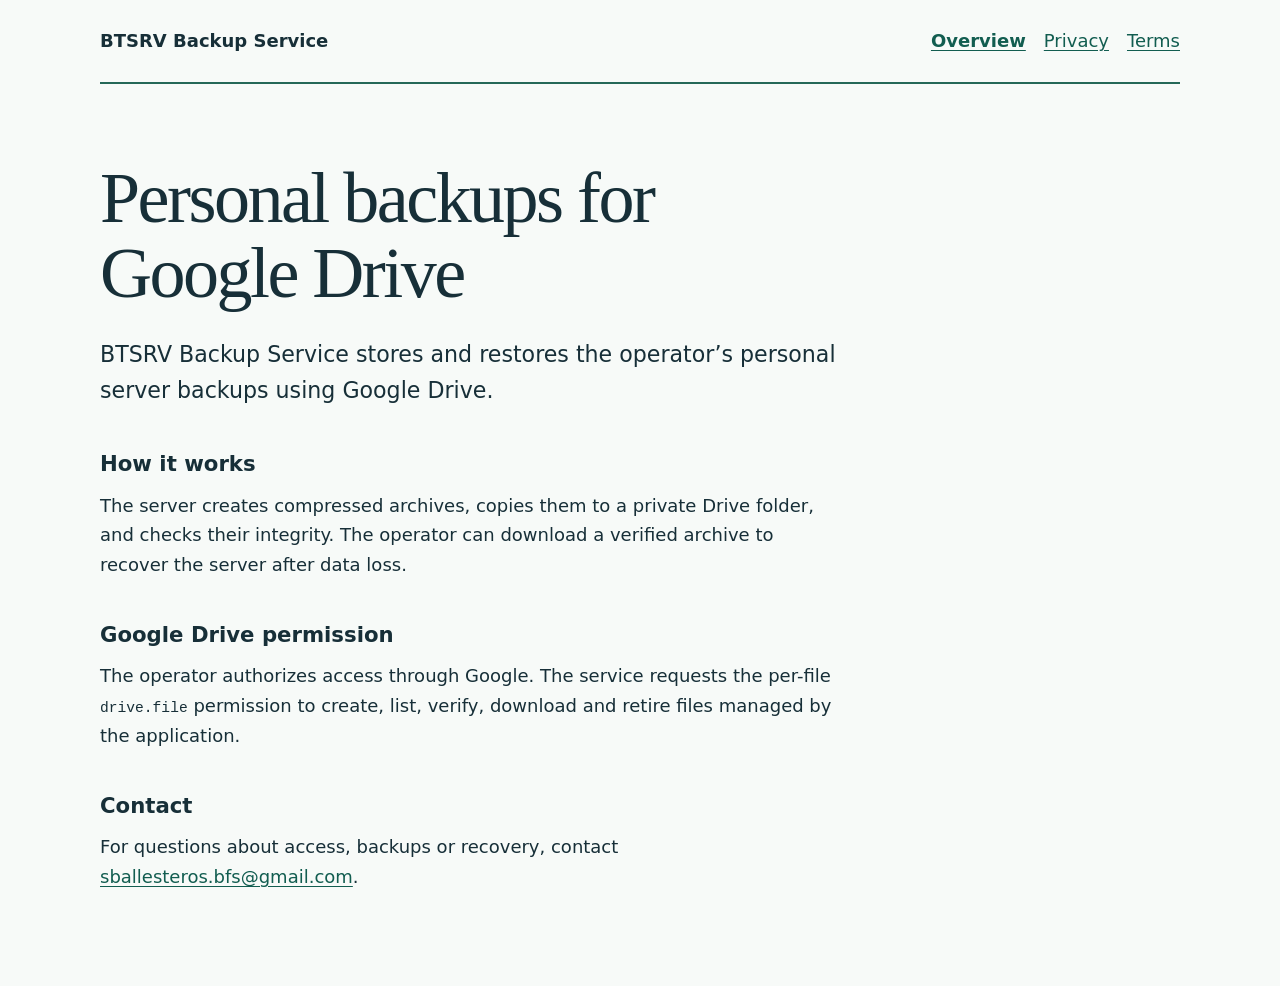
<file: index.html>
<!doctype html>
<html lang="en"><head><meta charset="utf-8"><meta name="viewport" content="width=device-width, initial-scale=1"><title>Personal backups for Google Drive | BTSRV Backup Service</title><link rel="stylesheet" href="styles.css"></head><body><header><strong>BTSRV Backup Service</strong><nav aria-label="Main"><a aria-current="page" href="index.html">Overview</a> <a href="privacy.html">Privacy</a> <a href="terms.html">Terms</a></nav></header><main><h1>Personal backups for Google Drive</h1><p class="lead">BTSRV Backup Service stores and restores the operator’s personal server backups using Google Drive.</p><h2>How it works</h2><p>The server creates compressed archives, copies them to a private Drive folder, and checks their integrity. The operator can download a verified archive to recover the server after data loss.</p><h2>Google Drive permission</h2><p>The operator authorizes access through Google. The service requests the per-file <code>drive.file</code> permission to create, list, verify, download and retire files managed by the application.</p><h2>Contact</h2><p>For questions about access, backups or recovery, contact <a href="mailto:sballesteros.bfs@gmail.com">sballesteros.bfs@gmail.com</a>.</p></main></body></html>
</file>
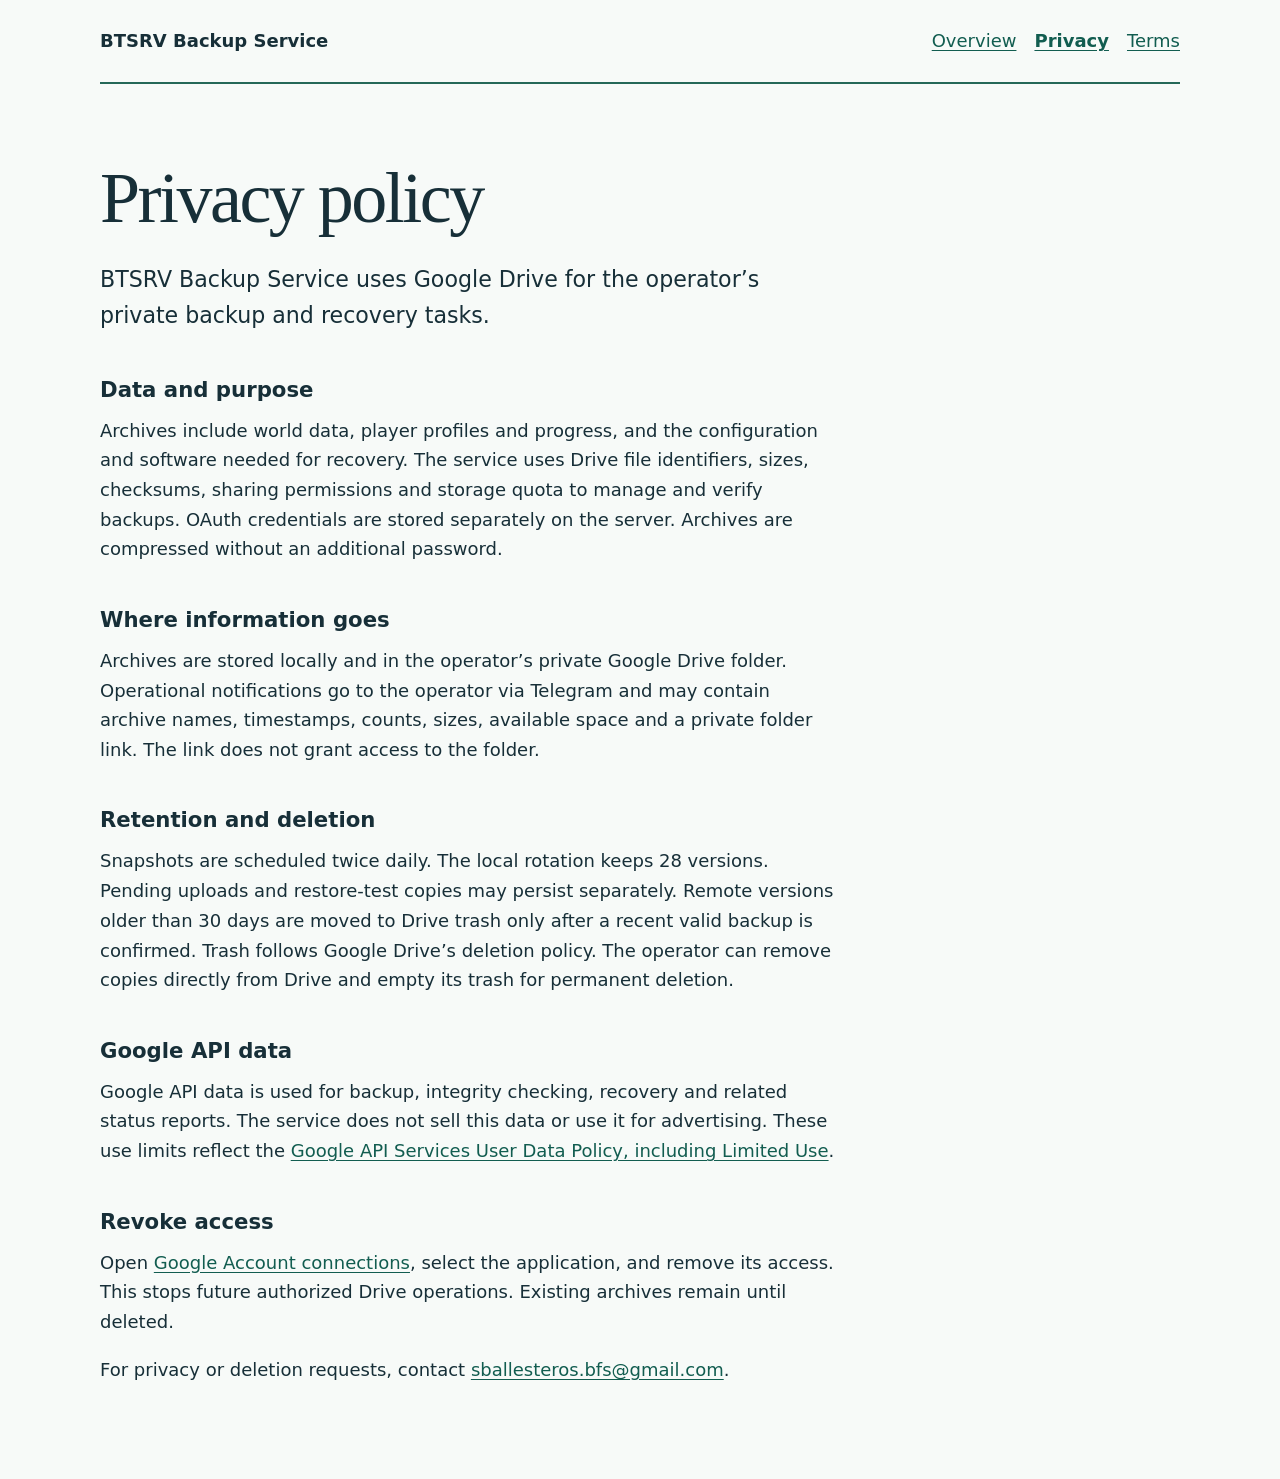
<file: privacy.html>
<!doctype html>
<html lang="en"><head><meta charset="utf-8"><meta name="viewport" content="width=device-width, initial-scale=1"><title>Privacy policy | BTSRV Backup Service</title><link rel="stylesheet" href="styles.css"></head><body><header><strong>BTSRV Backup Service</strong><nav aria-label="Main"><a href="index.html">Overview</a> <a aria-current="page" href="privacy.html">Privacy</a> <a href="terms.html">Terms</a></nav></header><main><h1>Privacy policy</h1><p class="lead">BTSRV Backup Service uses Google Drive for the operator’s private backup and recovery tasks.</p><h2>Data and purpose</h2><p>Archives include world data, player profiles and progress, and the configuration and software needed for recovery. The service uses Drive file identifiers, sizes, checksums, sharing permissions and storage quota to manage and verify backups. OAuth credentials are stored separately on the server. Archives are compressed without an additional password.</p><h2>Where information goes</h2><p>Archives are stored locally and in the operator’s private Google Drive folder. Operational notifications go to the operator via Telegram and may contain archive names, timestamps, counts, sizes, available space and a private folder link. The link does not grant access to the folder.</p><h2>Retention and deletion</h2><p>Snapshots are scheduled twice daily. The local rotation keeps 28 versions. Pending uploads and restore-test copies may persist separately. Remote versions older than 30 days are moved to Drive trash only after a recent valid backup is confirmed. Trash follows Google Drive’s deletion policy. The operator can remove copies directly from Drive and empty its trash for permanent deletion.</p><h2>Google API data</h2><p>Google API data is used for backup, integrity checking, recovery and related status reports. The service does not sell this data or use it for advertising. These use limits reflect the <a href="https://developers.google.com/terms/api-services-user-data-policy">Google API Services User Data Policy, including Limited Use</a>.</p><h2>Revoke access</h2><p>Open <a href="https://myaccount.google.com/connections">Google Account connections</a>, select the application, and remove its access. This stops future authorized Drive operations. Existing archives remain until deleted.</p><p>For privacy or deletion requests, contact <a href="mailto:sballesteros.bfs@gmail.com">sballesteros.bfs@gmail.com</a>.</p></main></body></html>
</file>
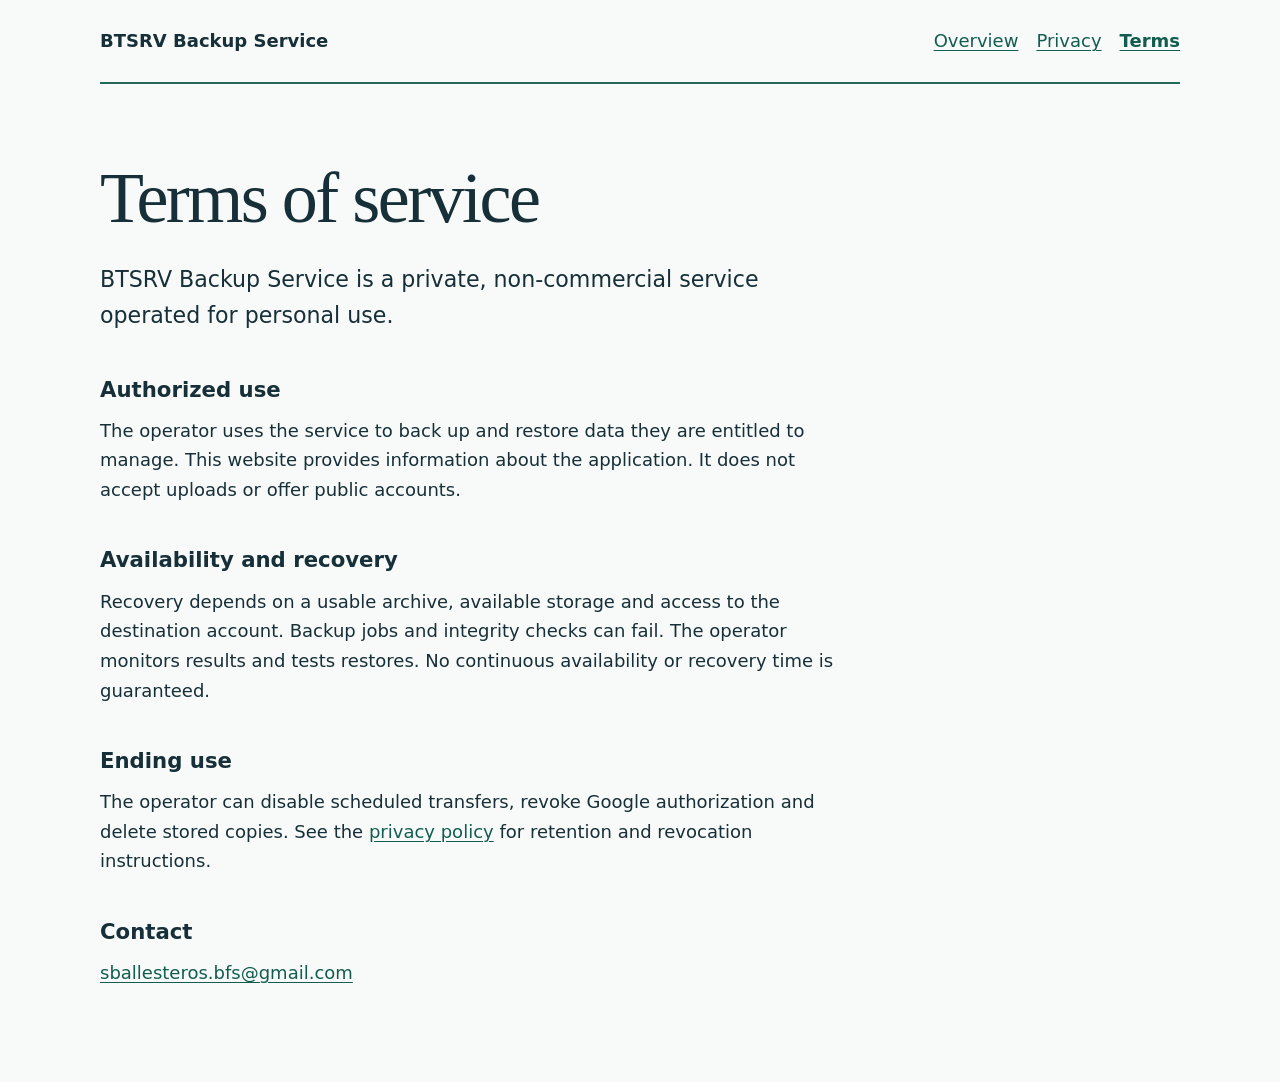
<file: terms.html>
<!doctype html>
<html lang="en"><head><meta charset="utf-8"><meta name="viewport" content="width=device-width, initial-scale=1"><title>Terms of service | BTSRV Backup Service</title><link rel="stylesheet" href="styles.css"></head><body><header><strong>BTSRV Backup Service</strong><nav aria-label="Main"><a href="index.html">Overview</a> <a href="privacy.html">Privacy</a> <a aria-current="page" href="terms.html">Terms</a></nav></header><main><h1>Terms of service</h1><p class="lead">BTSRV Backup Service is a private, non-commercial service operated for personal use.</p><h2>Authorized use</h2><p>The operator uses the service to back up and restore data they are entitled to manage. This website provides information about the application. It does not accept uploads or offer public accounts.</p><h2>Availability and recovery</h2><p>Recovery depends on a usable archive, available storage and access to the destination account. Backup jobs and integrity checks can fail. The operator monitors results and tests restores. No continuous availability or recovery time is guaranteed.</p><h2>Ending use</h2><p>The operator can disable scheduled transfers, revoke Google authorization and delete stored copies. See the <a href="privacy.html">privacy policy</a> for retention and revocation instructions.</p><h2>Contact</h2><p><a href="mailto:sballesteros.bfs@gmail.com">sballesteros.bfs@gmail.com</a></p></main></body></html>
</file>
<file: styles.css>
:root { color-scheme: light; font: 112.5%/1.65 Inter, system-ui, sans-serif; color: #172f38; background: #f7faf8; }
body { margin: auto; max-width: 60rem; padding: 0 clamp(1rem, 5vw, 4rem); }
header { display: flex; align-items: baseline; flex-wrap: wrap; justify-content: space-between; gap: .75rem; padding: 1.45rem 0; border-bottom: 2px solid #256858; }
nav { display: flex; gap: 1rem; }
a { color: #125d50; text-underline-offset: .19em; overflow-wrap: anywhere; }
a[aria-current] { font-weight: 700; }
main { max-width: 41rem; padding: clamp(2rem, 6vw, 5rem) 0; }
h1 { font: 500 clamp(2.4rem, 6vw, 4rem)/1.04 Georgia, serif; letter-spacing: -.035em; margin: 0; }
h2 { font-size: 1.18rem; margin: 2.1rem 0 .3rem; }
p { margin: .5rem 0 1rem; }
.lead { font-size: 1.23rem; margin-top: 1.4rem; }
</file>
